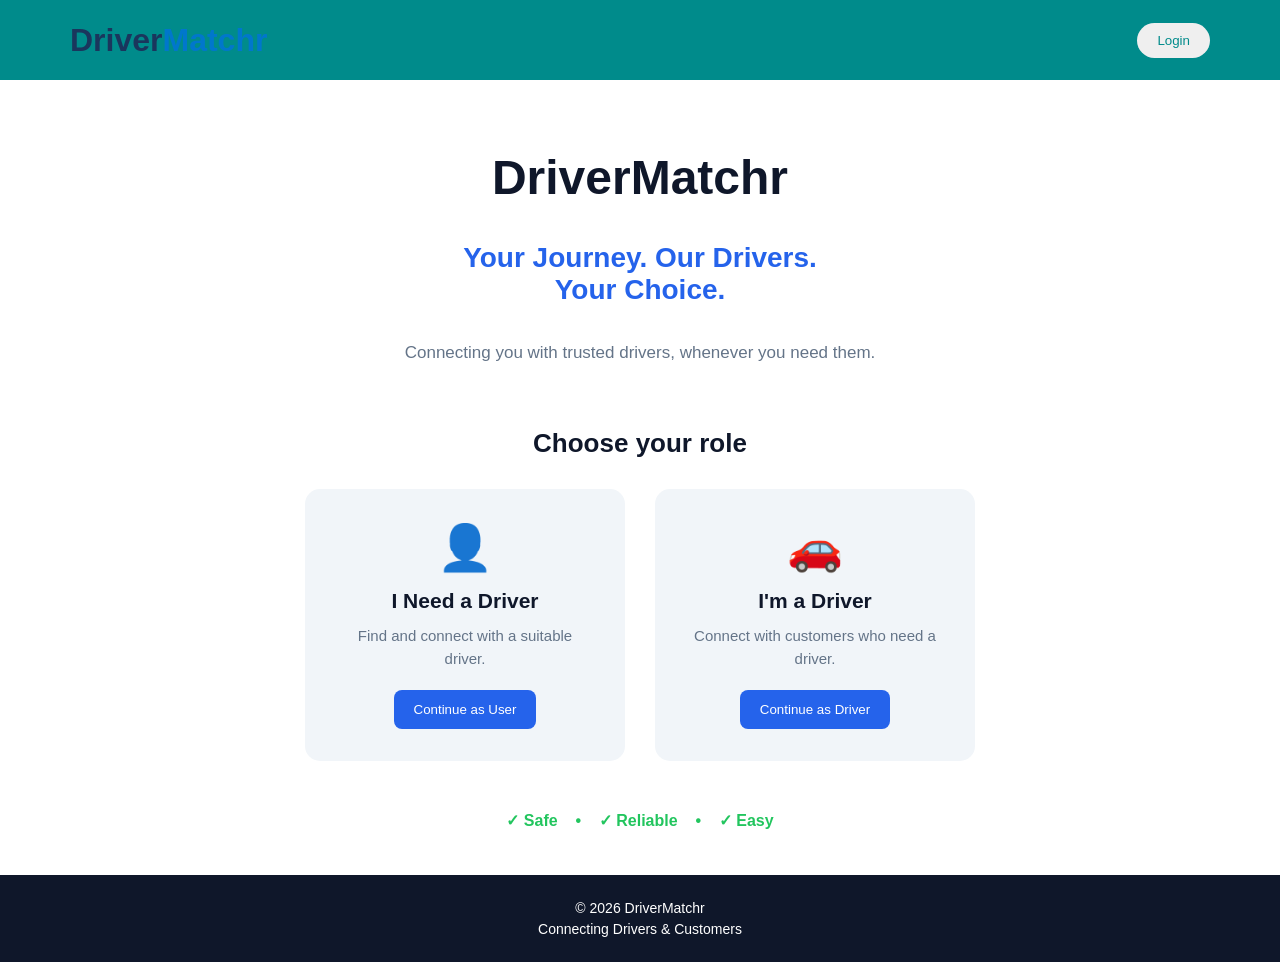
<file: index.html>
<!DOCTYPE html>
<html lang="en">
<head>
    <meta charset="UTF-8">
    <meta name="viewport" content="width=device-width, initial-scale=1.0">
    <title>Document</title>
    <link rel="stylesheet" href="./style.css">
</head>
<body>
    <header>
        <h1>Driver<span>Matchr</span> </h1>
        <nav>
            <!-- <ul>
            <li><a href="#about">About</a></li>
            <li><a href="#help">Help</a></li>
            </ul> -->
        </nav>
        
        <button class="login-btn">
            Login
        </button>
        
    </header>  

    <main>
        <section class="overall">

        
        <!-- <div class="image">
            <img src="../images/car.gif" alt="car">
        </div> -->

        <div class="content">
            <h1> DriverMatchr </h1>
            <h2>Your Journey. Our Drivers.<br> 
                Your Choice.</h2>
            <p>
                Connecting you with trusted drivers,
                whenever you need them.
            </p>

        </div>
        </section>

        <section class="role-section">
            <h2>Choose your role</h2>

            <div class="role-container">
                
                <div class="role-card1">
                    <div class="role-icon">
                        👤
                    </div>

                    <h3>I Need a Driver</h3>

                    <p>Find and connect with a suitable <br>driver.</p>

                    <a href="./customer.html">
                    <button>Continue as User</button>
                    </a>
                </div>

               

                <div class="role-card1">
                    <div class="role-icon">
                        🚗
                    </div>

                    <h3>I'm a Driver</h3>

                    <p>
                         Connect with customers who need a driver.
                    </p>
                   <a href="./driver.html">
                    <button>Continue as Driver</button>
                  </a>
                </div>

            </div>
        </section>

        <section class="trust-section">

            <p>
                ✓ Safe
                &nbsp;&nbsp; • &nbsp;&nbsp;
                ✓ Reliable
                &nbsp;&nbsp; • &nbsp;&nbsp;
                ✓ Easy
            </p>

        </section>
    </main>

    <footer>

        <p>
            © 2026 DriverMatchr
        </p>

        <p>
            Connecting Drivers & Customers
        </p>

    </footer>

</body>
</html>
</file>
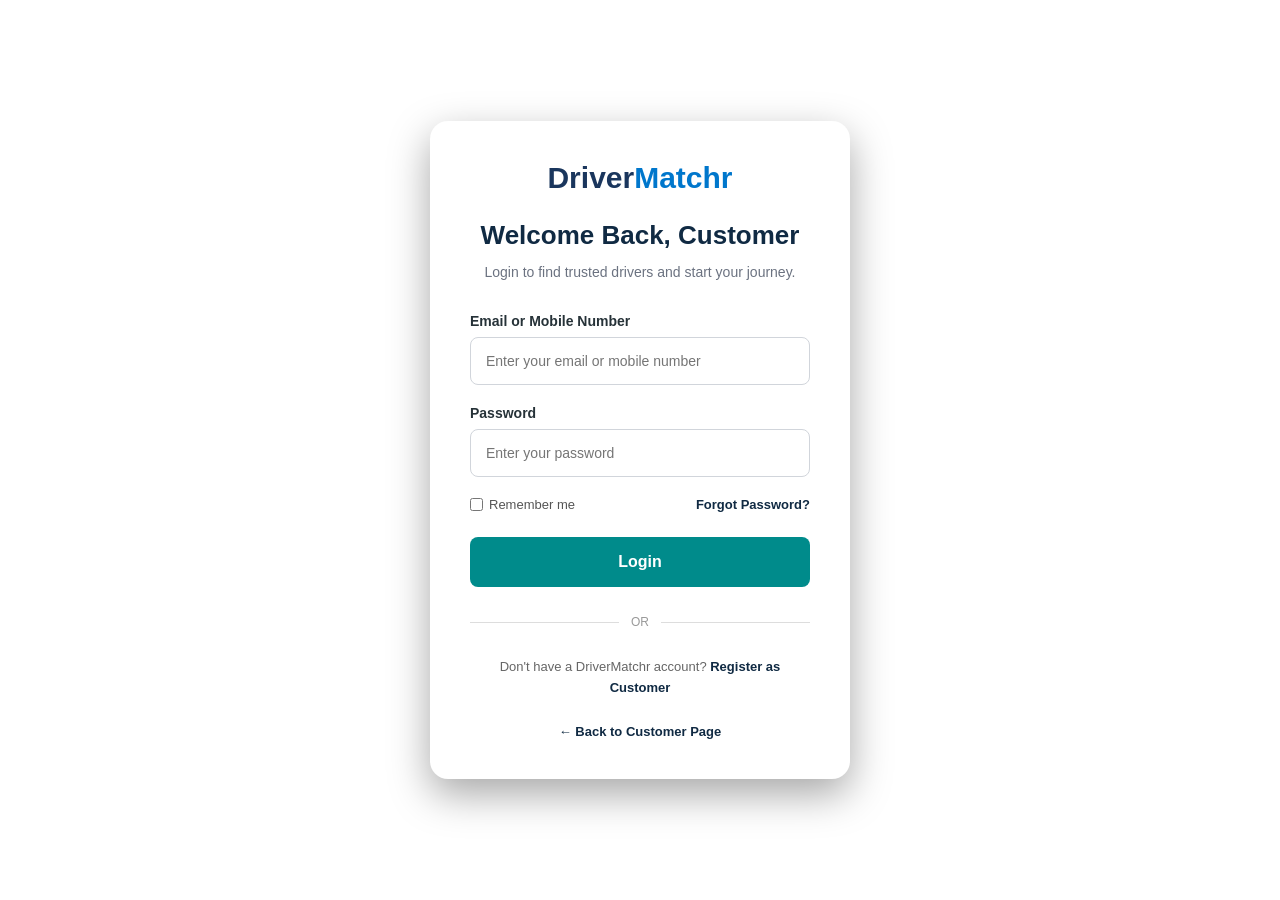
<file: customer-login.html>
<!DOCTYPE html>
<html lang="en">

<head>
    <meta charset="UTF-8">
    <meta name="viewport" content="width=device-width, initial-scale=1.0">

    <title>Customer Login | DriverMatchr</title>

    <link rel="stylesheet" href="./driver-login.css">
</head>

<body>

    <div class="login-container">

        <div class="login-card">

            <div class="logo">
                <span>Driver</span>Matchr
            </div>

            <p class="welcome">Welcome Back, Customer</p>

            <p class="subtitle">
                Login to find trusted drivers and start your journey.
            </p>

            <form>

                <div class="input-group">
                    <label for="email">Email or Mobile Number</label>

                    <input type="text"
                        id="email"
                        placeholder="Enter your email or mobile number">
                </div>


                <div class="input-group">
                    <label for="password">Password</label>

                    <input type="password"
                        id="password"
                        placeholder="Enter your password">
                </div>


                <div class="login-options">

                    <label class="remember">
                        <input type="checkbox">
                        Remember me
                    </label>

                    <a href="#">Forgot Password?</a>

                </div>


                <button type="submit">
                    Login
                </button>

            </form>


            <div class="divider">
                <span>OR</span>
            </div>


            <p class="register">
                Don't have a DriverMatchr account?
                <a href="#">Register as Customer</a>
            </p>


            <a href="customer.html" class="back-link">
                ← Back to Customer Page
            </a>

        </div>

    </div>

</body>

</html>
</file>
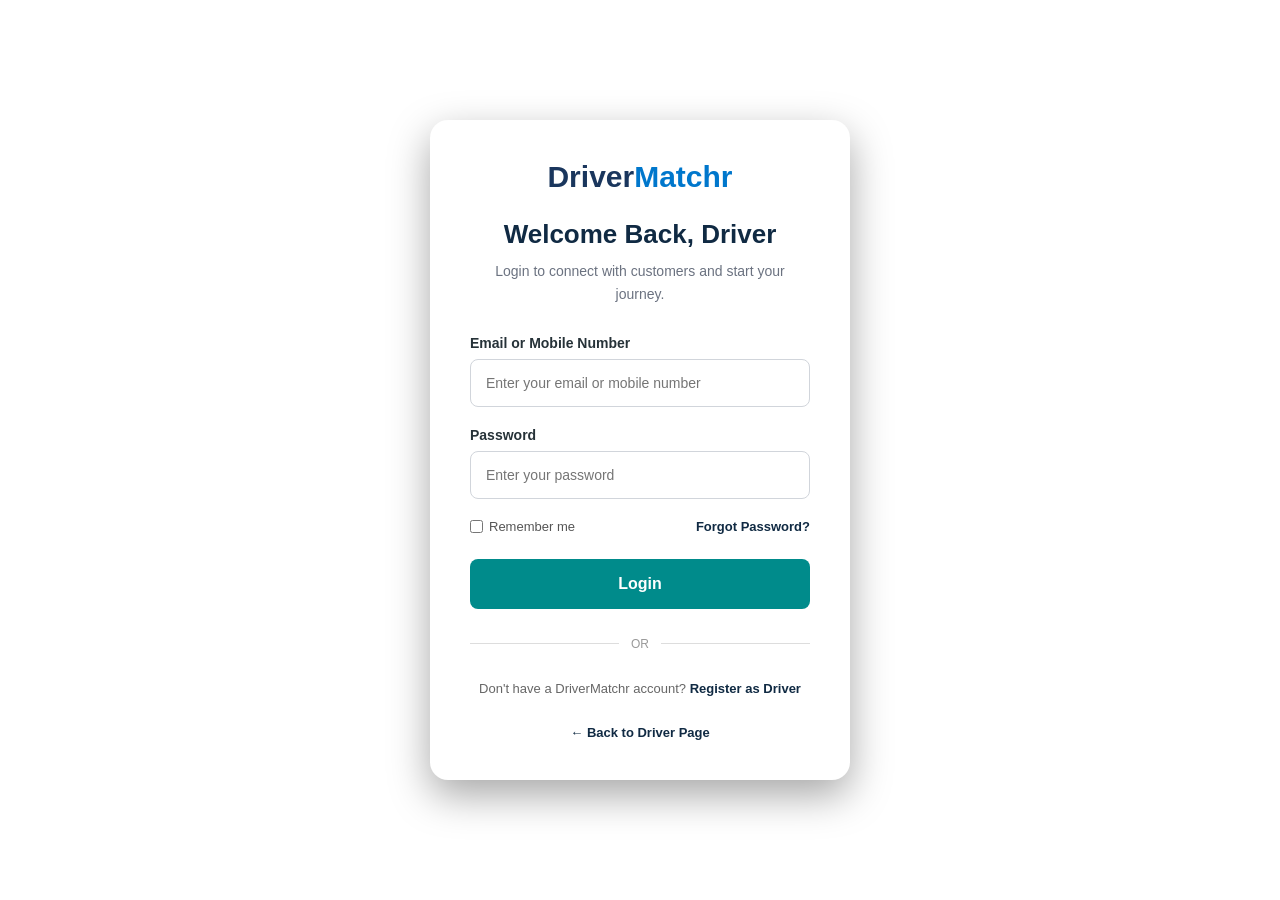
<file: driver-login.html>
<!DOCTYPE html>
<html lang="en">

<head>
    <meta charset="UTF-8">
    <meta name="viewport" content="width=device-width, initial-scale=1.0">

    <title>Driver Login | DriverMatchr</title>

    <link rel="stylesheet" href="driver-login.css">
</head>

<body>

    <div class="login-container">

        <div class="login-card">

            <div class="logo">
                <span>Driver</span>Matchr
            </div>

            <p class="welcome">Welcome Back, Driver</p>

            <p class="subtitle">
                Login to connect with customers and start your journey.
            </p>

            <form>

                <div class="input-group">
                    <label for="email">Email or Mobile Number</label>
                    <input type="text" id="email"
                        placeholder="Enter your email or mobile number">
                </div>

                <div class="input-group">
                    <label for="password">Password</label>
                    <input type="password" id="password"
                        placeholder="Enter your password">
                </div>

                <div class="login-options">

                    <label class="remember">
                        <input type="checkbox">
                        Remember me
                    </label>

                    <a href="#">Forgot Password?</a>

                </div>

                <button type="submit">Login</button>

            </form>

            <div class="divider">
                <span>OR</span>
            </div>

            <p class="register">
                Don't have a DriverMatchr account?
                <a href="#">Register as Driver</a>
            </p>

            <a href="driver.html" class="back-link">
                ← Back to Driver Page
            </a>

        </div>

    </div>

</body>

</html>
</file>
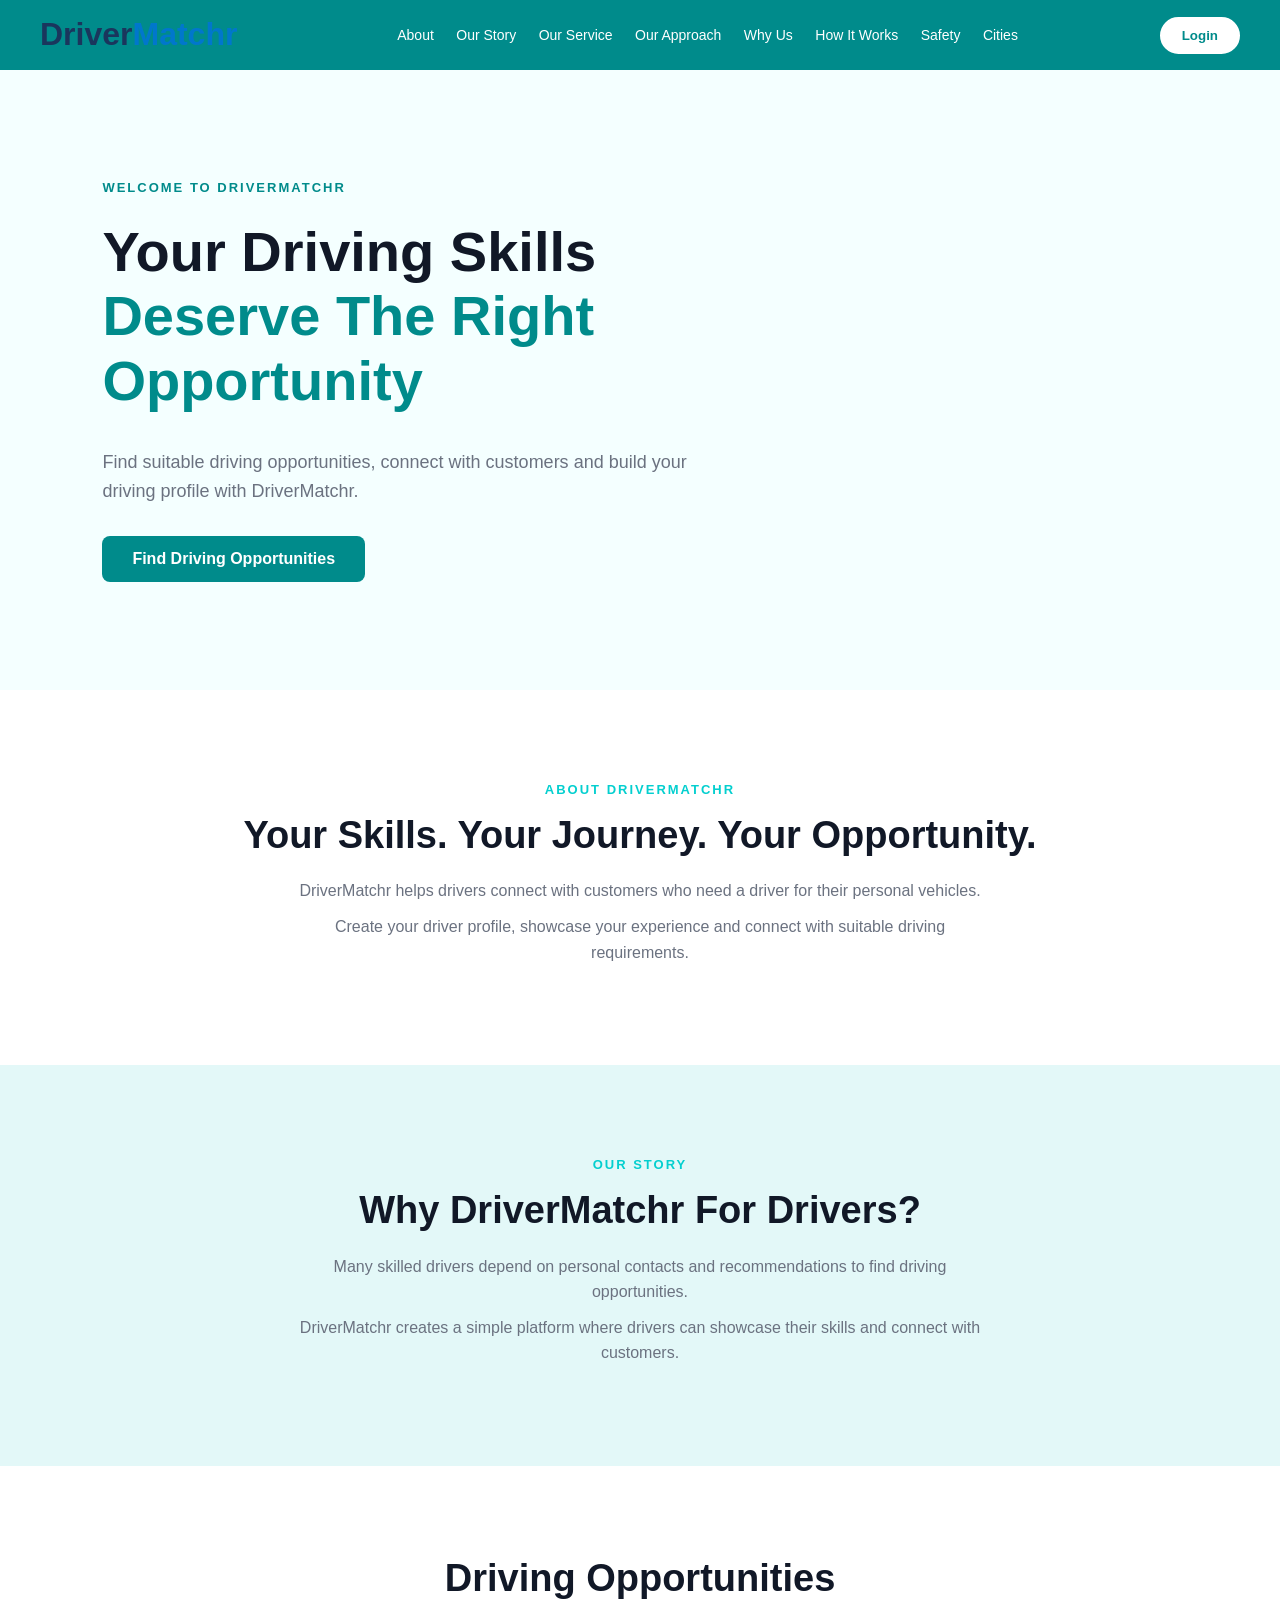
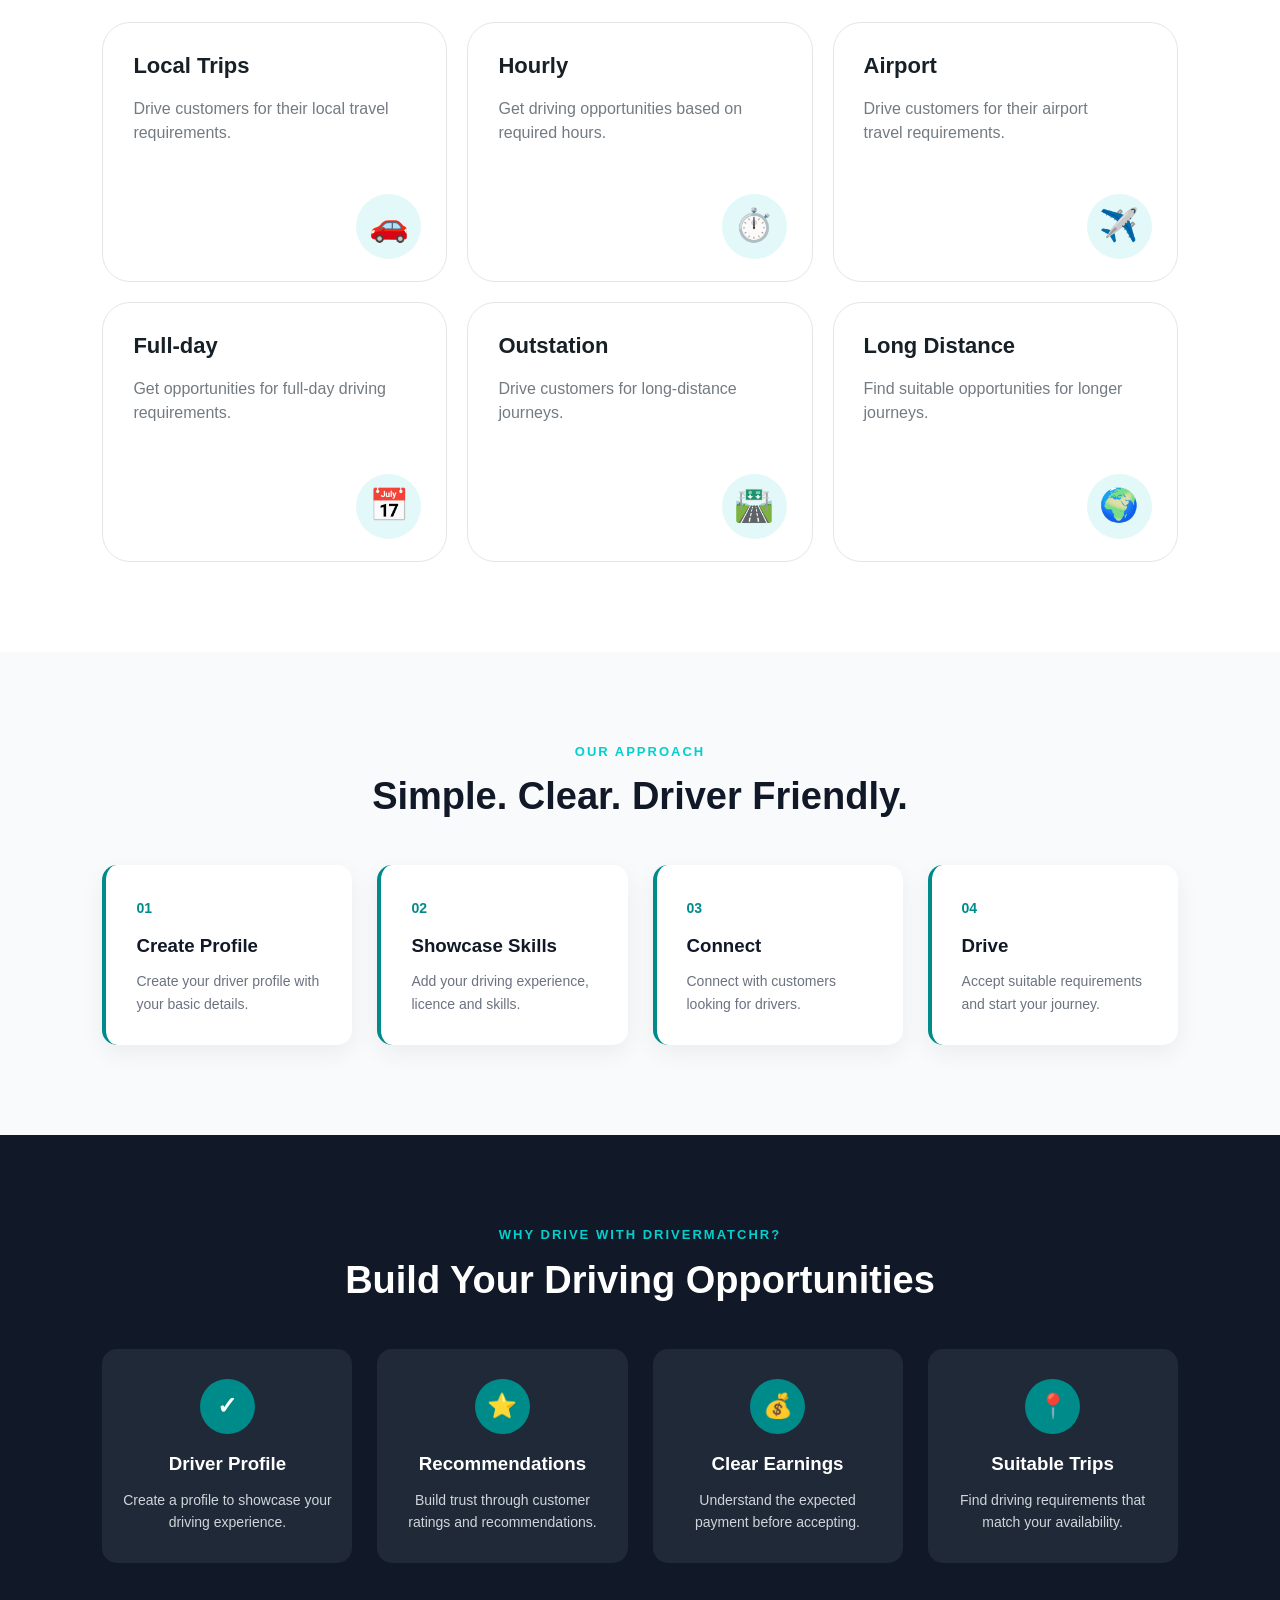
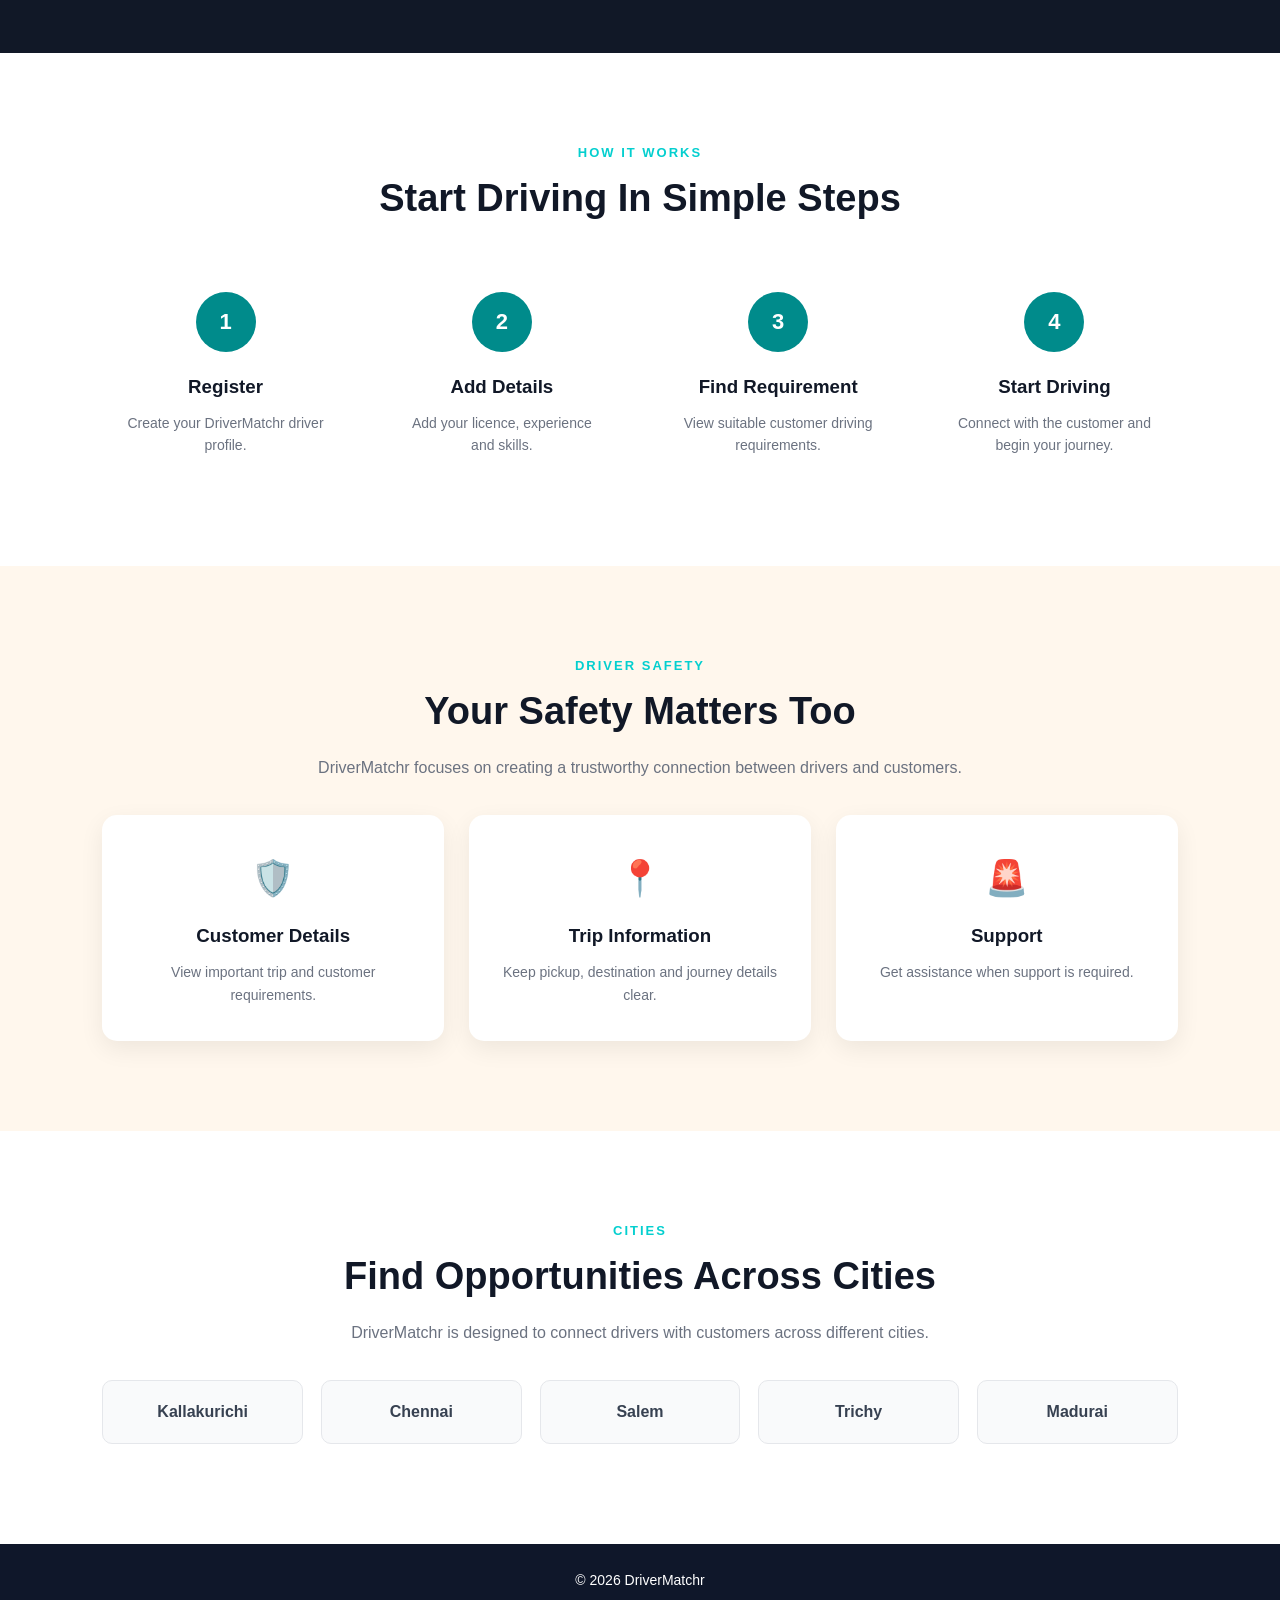
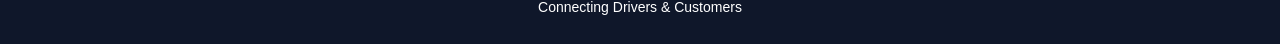
<file: driver.html>
<!DOCTYPE html>
<html lang="en">

<head>

    <meta charset="UTF-8">

    <meta name="viewport"
        content="width=device-width, initial-scale=1.0">

    <title>DriverMatchr - Driver</title>

    <link rel="stylesheet" href="./driver.css">

</head>

<body>


    <!-- ================= HEADER ================= -->

    <header>

        <h1>Driver<span>Matchr</span></h1>

        <nav>

            <ul>

                <li>
                    <a href="#about">About</a>
                </li>

                <li>
                    <a href="#story">Our Story</a>
                </li>

                <li>
                    <a href="#service">Our Service</a>
                </li>

                <li>
                    <a href="#approach">Our Approach</a>
                </li>

                <li>
                    <a href="#why-us">Why Us</a>
                </li>

                <li>
                    <a href="#how-it-works">How It Works</a>
                </li>

                <li>
                    <a href="#safety">Safety</a>
                </li>

                <li>
                    <a href="#cities">Cities</a>
                </li>

            </ul>

        </nav>
        <a href="./driver-login.html">
        <button class="login-btn">
            Login
        </button>
        </a>

    </header>


    <!-- ================= HERO ================= -->

    <section class="main">

        <div class="main-content">

            <p class="small-title">
                WELCOME TO DRIVERMATCHR
            </p>

            <h1>

                Your Driving Skills
                <span>Deserve The Right Opportunity</span>

            </h1>

            <p class="main-paragraph">

                Find suitable driving opportunities,
                connect with customers and build
                your driving profile with DriverMatchr.

            </p>

            <button class="main-button">
                Find Driving Opportunities
            </button>

        </div>

    </section>


    <!-- ================= ABOUT ================= -->

    <section id="about" class="about-section">

        <div class="about-content">

            <p class="section-title">
                ABOUT DRIVERMATCHR
            </p>

            <h2>
                Your Skills. Your Journey.
                Your Opportunity.
            </h2>

            <p>
                DriverMatchr helps drivers connect
                with customers who need a driver
                for their personal vehicles.
            </p>

            <p>
                Create your driver profile, showcase
                your experience and connect with
                suitable driving requirements.
            </p>

        </div>

    </section>


    <!-- ================= OUR STORY ================= -->

    <section id="story" class="story-section">

        <div class="story-content">

            <p class="section-title">
                OUR STORY
            </p>

            <h2>
                Why DriverMatchr For Drivers?
            </h2>

            <p>
                Many skilled drivers depend on
                personal contacts and recommendations
                to find driving opportunities.
            </p>

            <p>
                DriverMatchr creates a simple platform
                where drivers can showcase their skills
                and connect with customers.
            </p>

        </div>

    </section>


    <!-- ================= DRIVER SERVICES ================= -->

    <section id="service" class="service">

        <h2>
            Driving Opportunities
        </h2>

        <div class="cards">


            <!-- Local -->

            <div class="card">

                <div class="card-content">

                    <h2>
                        Local Trips
                    </h2>

                    <p>
                        Drive customers for their
                        local travel requirements.
                    </p>

                </div>

                <div class="card-icon">
                    🚗
                </div>

            </div>


            <!-- Hourly -->

            <div class="card">

                <div class="card-content">

                    <h2>
                        Hourly
                    </h2>

                    <p>
                        Get driving opportunities
                        based on required hours.
                    </p>

                </div>

                <div class="card-icon">
                    ⏱️
                </div>

            </div>


            <!-- Airport -->

            <div class="card">

                <div class="card-content">

                    <h2>
                        Airport
                    </h2>

                    <p>
                        Drive customers for their
                        airport travel requirements.
                    </p>

                </div>

                <div class="card-icon">
                    ✈️
                </div>

            </div>


            <!-- Full Day -->

            <div class="card">

                <div class="card-content">

                    <h2>
                        Full-day
                    </h2>

                    <p>
                        Get opportunities for
                        full-day driving requirements.
                    </p>

                </div>

                <div class="card-icon">
                    📅
                </div>

            </div>


            <!-- Outstation -->

            <div class="card">

                <div class="card-content">

                    <h2>
                        Outstation
                    </h2>

                    <p>
                        Drive customers for
                        long-distance journeys.
                    </p>

                </div>

                <div class="card-icon">
                    🛣️
                </div>

            </div>


            <!-- Long Distance -->

            <div class="card">

                <div class="card-content">

                    <h2>
                        Long Distance
                    </h2>

                    <p>
                        Find suitable opportunities
                        for longer journeys.
                    </p>

                </div>

                <div class="card-icon">
                    🌍
                </div>

            </div>

        </div>

    </section>


    <!-- ================= APPROACH ================= -->

    <section id="approach" class="approach-section">

        <p class="section-title">
            OUR APPROACH
        </p>

        <h2>
            Simple. Clear. Driver Friendly.
        </h2>

        <div class="approach-container">


            <div class="approach-card">

                <span>
                    01
                </span>

                <h3>
                    Create Profile
                </h3>

                <p>
                    Create your driver profile
                    with your basic details.
                </p>

            </div>


            <div class="approach-card">

                <span>
                    02
                </span>

                <h3>
                    Showcase Skills
                </h3>

                <p>
                    Add your driving experience,
                    licence and skills.
                </p>

            </div>


            <div class="approach-card">

                <span>
                    03
                </span>

                <h3>
                    Connect
                </h3>

                <p>
                    Connect with customers
                    looking for drivers.
                </p>

            </div>


            <div class="approach-card">

                <span>
                    04
                </span>

                <h3>
                    Drive
                </h3>

                <p>
                    Accept suitable requirements
                    and start your journey.
                </p>

            </div>

        </div>

    </section>


    <!-- ================= WHY DRIVE ================= -->

    <section id="why-us" class="why-section">

        <div class="why-content">

            <p class="section-title">
                WHY DRIVE WITH DRIVERMATCHR?
            </p>

            <h2>
                Build Your Driving Opportunities
            </h2>

        </div>


        <div class="why-container">


            <div class="why-card">

                <div class="why-icon">
                    ✓
                </div>

                <h3>
                    Driver Profile
                </h3>

                <p>
                    Create a profile to showcase
                    your driving experience.
                </p>

            </div>


            <div class="why-card">

                <div class="why-icon">
                    ⭐
                </div>

                <h3>
                    Recommendations
                </h3>

                <p>
                    Build trust through customer
                    ratings and recommendations.
                </p>

            </div>


            <div class="why-card">

                <div class="why-icon">
                    💰
                </div>

                <h3>
                    Clear Earnings
                </h3>

                <p>
                    Understand the expected
                    payment before accepting.
                </p>

            </div>


            <div class="why-card">

                <div class="why-icon">
                    📍
                </div>

                <h3>
                    Suitable Trips
                </h3>

                <p>
                    Find driving requirements
                    that match your availability.
                </p>

            </div>

        </div>

    </section>


    <!-- ================= HOW IT WORKS ================= -->

    <section id="how-it-works" class="how-section">

        <p class="section-title">
            HOW IT WORKS
        </p>

        <h2>
            Start Driving In Simple Steps
        </h2>


        <div class="steps-container">


            <div class="step">

                <div class="step-number">
                    1
                </div>

                <h3>
                    Register
                </h3>

                <p>
                    Create your DriverMatchr
                    driver profile.
                </p>

            </div>


            <div class="step">

                <div class="step-number">
                    2
                </div>

                <h3>
                    Add Details
                </h3>

                <p>
                    Add your licence,
                    experience and skills.
                </p>

            </div>


            <div class="step">

                <div class="step-number">
                    3
                </div>

                <h3>
                    Find Requirement
                </h3>

                <p>
                    View suitable customer
                    driving requirements.
                </p>

            </div>


            <div class="step">

                <div class="step-number">
                    4
                </div>

                <h3>
                    Start Driving
                </h3>

                <p>
                    Connect with the customer
                    and begin your journey.
                </p>

            </div>

        </div>

    </section>


    <!-- ================= SAFETY ================= -->

    <section id="safety" class="safety-section">

        <div class="safety-content">

            <p class="section-title">
                DRIVER SAFETY
            </p>

            <h2>
                Your Safety Matters Too
            </h2>

            <p>
                DriverMatchr focuses on creating
                a trustworthy connection between
                drivers and customers.
            </p>

        </div>


        <div class="safety-container">


            <div class="safety-card">

                <div class="safety-icon">
                    🛡️
                </div>

                <h3>
                    Customer Details
                </h3>

                <p>
                    View important trip and
                    customer requirements.
                </p>

            </div>


            <div class="safety-card">

                <div class="safety-icon">
                    📍
                </div>

                <h3>
                    Trip Information
                </h3>

                <p>
                    Keep pickup, destination
                    and journey details clear.
                </p>

            </div>


            <div class="safety-card">

                <div class="safety-icon">
                    🚨
                </div>

                <h3>
                    Support
                </h3>

                <p>
                    Get assistance when
                    support is required.
                </p>

            </div>

        </div>

    </section>


    <!-- ================= CITIES ================= -->

    <section id="cities" class="cities-section">

        <p class="section-title">
            CITIES
        </p>

        <h2>
            Find Opportunities Across Cities
        </h2>

        <p>
            DriverMatchr is designed to connect
            drivers with customers across different cities.
        </p>


        <div class="city-container">

            <div class="city-card">
                Kallakurichi
            </div>

            <div class="city-card">
                Chennai
            </div>

            <div class="city-card">
                Salem
            </div>

            <div class="city-card">
                Trichy
            </div>

            <div class="city-card">
                Madurai
            </div>

        </div>

    </section>


    <!-- ================= FOOTER ================= -->

    <footer>

        <p>
            © 2026 DriverMatchr
        </p>

        <p>
            Connecting Drivers & Customers
        </p>

    </footer>


</body>

</html>
</file>
<file: style.css>
*{
    margin: 0;
    padding: 0;
    box-sizing: border-box;
}

body{
    font-family: Arial, sans-serif;
    color: #0f172a;
}

header{
    height: 80px;
    width: 100%;
    background-color: darkcyan;
    color: white;
    padding: 0 70px;

    display: flex;
    justify-content: space-between;
    align-items: center;

    animation: header 1s ease-in-out;
}

@keyframes header{
    0%{
        transform: translateY(-80px);
    }
    100%{
        transform: translateY(0);
    }
}

header h1{
    color: #1a365d;
}

header h1>span{
    color: #0077cc;
}

header ul>li{
    display: inline-block;
    margin-left: 50px;
    
}
header ul>li>a{
    text-decoration: none;
    color: white;
    font-size: 16px;
}

.login-btn{
    
    color: darkcyan;
    /* border: 2px solid red; */
    border: none;

    padding: 10px 20px;
    border-radius: 20px;
}

.overall{
    width: 100%;
    display: flex;
}
.content{
    width: 100%;
    /* margin-top: 6%;
    margin-left: 3%;
    animation: content 2s ease-in-out; */
    text-align: center;
     padding: 70px 20px 40px;
}

/* @keyframes content{
    0%{
        opacity: 0;
        transform: translateX(-100%);
    }
    100%{
        transform: 0;
    }
} */

.content h1{
    font-size: 48px;
    color:#0f172a;
    margin-bottom: 3%;
}

.content h2{
    font-size: 28px;
    color: #2563eb;
    margin-bottom:3%;
}

.content p{
    font-size: 17px;
    color: #647488;
}

.image{
    width: 50%;
    z-index: -1;
}

.image img{
    width: 640px;
    
    animation: image 4s ease-in-out;
} 

@keyframes image{
    0%{
        transform: translateX(100%);
    }
    100%{
        transform: translateX(-260%);
    }
}

.role-section{
    text-align: center;
    padding: 25px 20px 40px;
}

.role-section > h2{
    font-size: 26px;
    margin-bottom: 30px;
}

.role-container{
    display: flex;
    justify-content: center;
    gap: 30px;
}

.role-card1{
    width: 320px;
    padding: 30px;
    background-color: #f1f5f9;
    border: 2px solid transparent;
    border-radius: 15px;
    box-shadow: 0 5x 15px  grey;
    transition: 0.3s;
    
}

.role-card1:hover{
    transform: translateY(-8px);
    border-color: #2563eb;
    box-shadow: 0 10px 25px darkgrey;
}

.role-icon{
    font-size: 45px;
    margin-bottom: 15px;
}

.role-card1 h3{
    font-size: 21px;
    margin-bottom: 12px;
}

.role-card1 p{
    color: #647488;
    font-size: 15px;
    line-height: 1.5;
    margin-bottom: 20px;
}



.role-card1 button{
    border: none;
    background-color: #2563eb;
    color: white;
    padding: 12px 20px;
    border-radius: 8px;
    
}

.role-card1 button:hover{
    background-color: #1d4ed8;
}

.trust-section {
    text-align: center;
    padding: 10px 20px 35px;
}

.trust-section p {
    color: #22C55E;
    font-size: 16px;
    font-weight: bold;
}

footer {
    text-align: center;
    background-color: #0F172A;
    color: white;
    padding: 20px;
    margin-top: 10px;
}

footer p {
    margin: 5px;
    font-size: 14px;
}
</file>
<file: driver-login.css>
* {
    margin: 0;
    padding: 0;
    box-sizing: border-box;
}

body {
    font-family: Arial, sans-serif;
    min-height: 100vh;
    background: linear-gradient(135deg, darkcyan);
    display: flex;
    justify-content: center;
    align-items: center;
}

.login-container {
    width: 100%;
    padding: 30px 20px;
    display: flex;
    justify-content: center;
    align-items: center;
}

.login-card {
    width: 420px;
    background-color: #ffffff;
    padding: 40px;
    border-radius: 18px;
    box-shadow: 0 15px 40px rgba(0, 0, 0, 0.35);
}

.logo {
    text-align: center;
    font-size: 30px;
    font-weight: bold;
    color: #0077cc;
    margin-bottom: 25px;
}

.logo span {
    color: #1a365d;
}

.welcome {
    text-align: center;
    font-size: 26px;
    font-weight: bold;
    color: #102a43;
    margin-bottom: 10px;
}

.subtitle {
    text-align: center;
    color: #6b7280;
    font-size: 14px;
    line-height: 1.6;
    margin-bottom: 30px;
}

.input-group {
    margin-bottom: 20px;
}

.input-group label {
    display: block;
    color: #263238;
    font-size: 14px;
    font-weight: bold;
    margin-bottom: 8px;
}

.input-group input {
    width: 100%;
    height: 48px;
    padding: 0 15px;
    border: 1px solid #d1d5db;
    border-radius: 8px;
    outline: none;
    font-size: 14px;
    transition: 0.3s;
}

.input-group input:focus {
    border-color: darkcyan;
    box-shadow: 0 0 0 3px rgba(245, 180, 0, 0.15);
}

.login-options {
    display: flex;
    justify-content: space-between;
    align-items: center;
    margin-bottom: 25px;
    font-size: 13px;
}

.remember {
    color: #555;
    display: flex;
    align-items: center;
    gap: 6px;
}

.remember input {
    accent-color: darkcyan;
}

.login-options a {
    color: #102a43;
    text-decoration: none;
    font-weight: bold;
}

.login-options a:hover {
    color: darkcyan;
}

button {
    width: 100%;
    height: 50px;
    border: none;
    border-radius: 8px;
    background-color:darkcyan;
    color: white;
    font-size: 16px;
    font-weight: bold;
    cursor: pointer;
    transition: 0.3s;
}

button:hover {
    background-color:rgb(1, 117, 117) ;
    color: #ffffff;
}

.divider {
    display: flex;
    align-items: center;
    margin: 28px 0;
    color: #999;
    font-size: 12px;
}

.divider::before,
.divider::after {
    content: "";
    flex: 1;
    height: 1px;
    background-color: #ddd;
}

.divider span {
    padding: 0 12px;
}

.register {
    text-align: center;
    color: #666;
    font-size: 13px;
    line-height: 1.6;
}

.register a {
    color: #102a43;
    font-weight: bold;
    text-decoration: none;
}

.register a:hover {
    color: darkcyan;
}

.back-link {
    display: block;
    text-align: center;
    margin-top: 25px;
    color: #102a43;
    text-decoration: none;
    font-size: 13px;
    font-weight: bold;
}

.back-link:hover {
    color: darkcyan;
}

@media (max-width: 500px) {

    .login-card {
        width: 100%;
        padding: 30px 25px;
    }

    .welcome {
        font-size: 23px;
    }

    .login-options {
        flex-direction: column;
        align-items: flex-start;
        gap: 10px;
    }
}
</file>
<file: driver.css>
* {
    margin: 0;
    padding: 0;
    box-sizing: border-box;
}

html {
    scroll-behavior: smooth;
}

body {
    font-family: sans-serif;

    color: #1f2937;

    background-color: white;

    line-height: 1.6;
}


/* =========================
   HEADER
========================= */

header {
    height: 70px;
    width: 100%;

    background-color: darkcyan;

    display: flex;
    align-items: center;
    justify-content: space-between;

    padding: 0 40px;

    animation: header 2s ease-in-out;
}


@keyframes header {

    0% {
        transform: translateY(-70px);
    }

    100% {
        transform: translateY(0);
    }

}


header h1{
    color: #1a365d;
}

header h1>span{
    color: #0077cc;
}


header ul > li {
    display: inline-block;

    margin-left: 18px;
}


header ul > li > a {
    text-decoration: none;

    color: white;

    font-size: 14px;

    transition: 0.3s;
}


header ul > li > a:hover {
    color: navy;
}


/* LOGIN BUTTON */

.login-btn {

    background-color: white;

    color: darkcyan;

    border: 2px solid white;

    padding: 9px 20px;

    border-radius: 20px;

    font-weight: bold;

    cursor: pointer;

    transition: 0.3s;
}


.login-btn:hover {
    background-color: darkcyan;

    color: white;
}


/* =========================
   HERO
========================= */

.main {

    min-height: 620px;

    padding: 80px 8%;

    display: flex;

    align-items: center;

    background-color: #f4ffff;
}


.main-content {
    max-width: 700px;
}


.small-title {

    color: darkcyan;

    font-size: 13px;

    font-weight: bold;

    letter-spacing: 2px;

    margin-bottom: 3%;
}


.main h1 {

    font-size: 56px;

    line-height: 1.15;

    color: #111827;

    margin-bottom: 5%;
}


.main h1 span {

    display: block;

    color: darkcyan;
}


.main-paragraph {

    color: #6b7280;

    font-size: 18px;

    max-width: 600px;

    margin-bottom: 30px;
}


.main-button {

    padding: 14px 30px;

    border: none;

    border-radius: 8px;

    background-color: darkcyan;

    color: white;

    font-size: 16px;

    font-weight: bold;

    cursor: pointer;

    transition: 0.3s;
}


.main-button:hover {

    background-color: rgb(1, 109, 109);

    transform: translateY(-3px);
}


/* =========================
   COMMON SECTION
========================= */

section {
    padding: 90px 8%;
}


.section-title {

    color: rgb(4, 207, 207);

    font-size: 13px;

    font-weight: bold;

    letter-spacing: 2px;

    margin-bottom: 12px;
}


section h2 {

    color: #111827;

    font-size: 38px;

    line-height: 1.2;

    margin-bottom: 20px;
}


/* =========================
   ABOUT
========================= */

.about-section {

    text-align: center;

    background-color: white;
}


.about-content {

    max-width: 800px;

    margin: auto;
}


.about-content p:not(.section-title) {

    color: #6b7280;

    max-width: 700px;

    margin: 10px auto;
}


/* =========================
   STORY
========================= */

.story-section {

    background-color: rgb(227, 248, 248);

    text-align: center;
}


.story-content {

    max-width: 800px;

    margin: auto;
}


.story-content p:not(.section-title) {

    color: #6b7280;

    max-width: 700px;

    margin: 10px auto;
}


/* =========================
   SERVICE
========================= */

.service {

    text-align: center;

    background-color: white;
}


.cards {

    display: grid;

    grid-template-columns: repeat(3, 1fr);

    gap: 20px;

    max-width: 1100px;

    margin: auto;
}


.card {

    height: 260px;

    background: #ffffff;

    border: 1px solid #e3e6e4;

    border-radius: 28px;

    padding: 30px;

    position: relative;

    overflow: hidden;

    text-align: left;

    transition: transform 0.3s ease;
}


.card:hover {

    transform: translateY(-5px);
}


.card-content h2 {

    font-size: 22px;

    color: #172027;

    margin-bottom: 18px;
}


.card-content p {

    width: 260px;

    color: #737b82;

    font-size: 16px;

    line-height: 1.5;
}


/* CARD ICON */

.card-icon {

    position: absolute;

    right: 25px;

    bottom: 22px;

    width: 65px;

    height: 65px;

    display: flex;

    align-items: center;

    justify-content: center;

    border-radius: 50%;

    background-color: #e3f8f8;

    font-size: 32px;

    transition: transform 0.5s ease;
}


.card:hover .card-icon {

    transform: translateX(12px) scale(1.1);
}


/* =========================
   APPROACH
========================= */

.approach-section {

    background-color: #f9fafb;

    text-align: center;
}


.approach-container {

    margin-top: 45px;

    display: grid;

    grid-template-columns: repeat(4, 1fr);

    gap: 25px;
}


.approach-card {

    padding: 30px;

    background-color: white;

    border-radius: 15px;

    text-align: left;

    border-left: 4px solid darkcyan;

    box-shadow: 0 8px 25px rgba(0, 0, 0, 0.06);

    transition: 0.3s;
}


.approach-card:hover {

    transform: translateY(-6px);
}


.approach-card span {

    color: darkcyan;

    font-size: 14px;

    font-weight: bold;
}


.approach-card h3 {

    color: #111827;

    margin: 10px 0;
}


.approach-card p {

    color: #6b7280;

    font-size: 14px;
}


/* =========================
   WHY US
========================= */

.why-section {

    background-color: #111827;

    text-align: center;
}


.why-section h2 {

    color: white;
}


.why-container {

    margin-top: 45px;

    display: grid;

    grid-template-columns: repeat(4, 1fr);

    gap: 25px;
}


.why-card {

    padding: 30px 20px;

    background-color: #1f2937;

    border-radius: 15px;

    transition: 0.3s;
}


.why-card:hover {

    transform: translateY(-7px);

    background-color: #273449;
}


.why-icon {

    width: 55px;

    height: 55px;

    margin: 0 auto 15px;

    display: flex;

    align-items: center;

    justify-content: center;

    border-radius: 50%;

    background-color: darkcyan;

    color: white;

    font-size: 24px;

    font-weight: bold;
}


.why-card h3 {

    color: white;

    margin-bottom: 10px;
}


.why-card p {

    color: #d1d5db;

    font-size: 14px;
}


/* =========================
   HOW IT WORKS
========================= */

.how-section {

    text-align: center;
}


.steps-container {

    margin-top: 50px;

    display: grid;

    grid-template-columns: repeat(4, 1fr);

    gap: 30px;
}


.step {

    padding: 20px;
}


.step-number {

    width: 60px;

    height: 60px;

    margin: 0 auto 20px;

    display: flex;

    align-items: center;

    justify-content: center;

    border-radius: 50%;

    background-color: darkcyan;

    color: white;

    font-size: 22px;

    font-weight: bold;
}


.step h3 {

    color: #111827;

    margin-bottom: 10px;
}


.step p {

    color: #6b7280;

    font-size: 14px;
}


/* =========================
   SAFETY
========================= */

.safety-section {

    background-color: #fff7ed;

    text-align: center;
}


.safety-content {

    max-width: 700px;

    margin: auto;
}


.safety-content > p:not(.section-title) {

    color: #6b7280;

    margin-bottom: 20px;
}


.safety-container {

    margin-top: 35px;

    display: grid;

    grid-template-columns: repeat(3, 1fr);

    gap: 25px;
}


.safety-card {

    padding: 35px 25px;

    background-color: white;

    border-radius: 15px;

    box-shadow: 0 8px 25px rgba(0, 0, 0, 0.07);

    transition: 0.3s;
}


.safety-card:hover {

    transform: translateY(-7px);
}


.safety-icon {

    font-size: 35px;

    margin-bottom: 15px;
}


.safety-card h3 {

    color: #111827;

    margin-bottom: 10px;
}


.safety-card p {

    color: #6b7280;

    font-size: 14px;
}


/* =========================
   CITIES
========================= */

.cities-section {

    text-align: center;
}


.cities-section > p:not(.section-title) {

    color: #6b7280;

    max-width: 650px;

    margin: auto;
}


.city-container {

    margin-top: 35px;

    display: grid;

    grid-template-columns: repeat(5, 1fr);

    gap: 18px;
}


.city-card {

    padding: 18px 10px;

    background-color: #f9fafb;

    border: 1px solid #e5e7eb;

    border-radius: 10px;

    color: #374151;

    font-weight: bold;

    transition: 0.3s;
}


.city-card:hover {

    background-color: darkcyan;

    color: white;

    border-color: darkcyan;

    transform: translateY(-4px);
}


/* =========================
   FOOTER
========================= */

footer {

    text-align: center;

    background-color: #0F172A;

    color: white;

    padding: 20px;

    margin-top: 10px;
}


footer p {

    margin: 5px;

    font-size: 14px;
}


/* =========================
   TABLET
========================= */

@media (max-width: 800px) {

    header {
        height: auto;

        padding: 20px;

        flex-wrap: wrap;

        gap: 15px;
    }


    header nav {
        width: 100%;

        text-align: center;
    }


    header ul {
        padding: 0;
    }


    header ul > li {
        margin: 5px 8px;
    }


    .cards {

        grid-template-columns: repeat(2, 1fr);

    }


    .approach-container,
    .why-container,
    .steps-container {

        grid-template-columns: repeat(2, 1fr);

    }


    .city-container {

        grid-template-columns: repeat(3, 1fr);

    }

}


/* =========================
   MOBILE
========================= */

@media (max-width: 550px) {

    header h1 {
        font-size: 21px;
    }


    .main {

        min-height: 550px;

        padding: 60px 7%;

    }


    .main h1 {

        font-size: 38px;

    }


    section {

        padding: 65px 7%;

    }


    section h2 {

        font-size: 30px;

    }


    .cards {

        grid-template-columns: 1fr;

    }


    .approach-container,
    .why-container,
    .steps-container,
    .safety-container,
    .city-container {

        grid-template-columns: 1fr;

    }


    .card-content p {

        width: auto;

    }


    .login-btn {

        padding: 8px 16px;

    }

}
</file>
